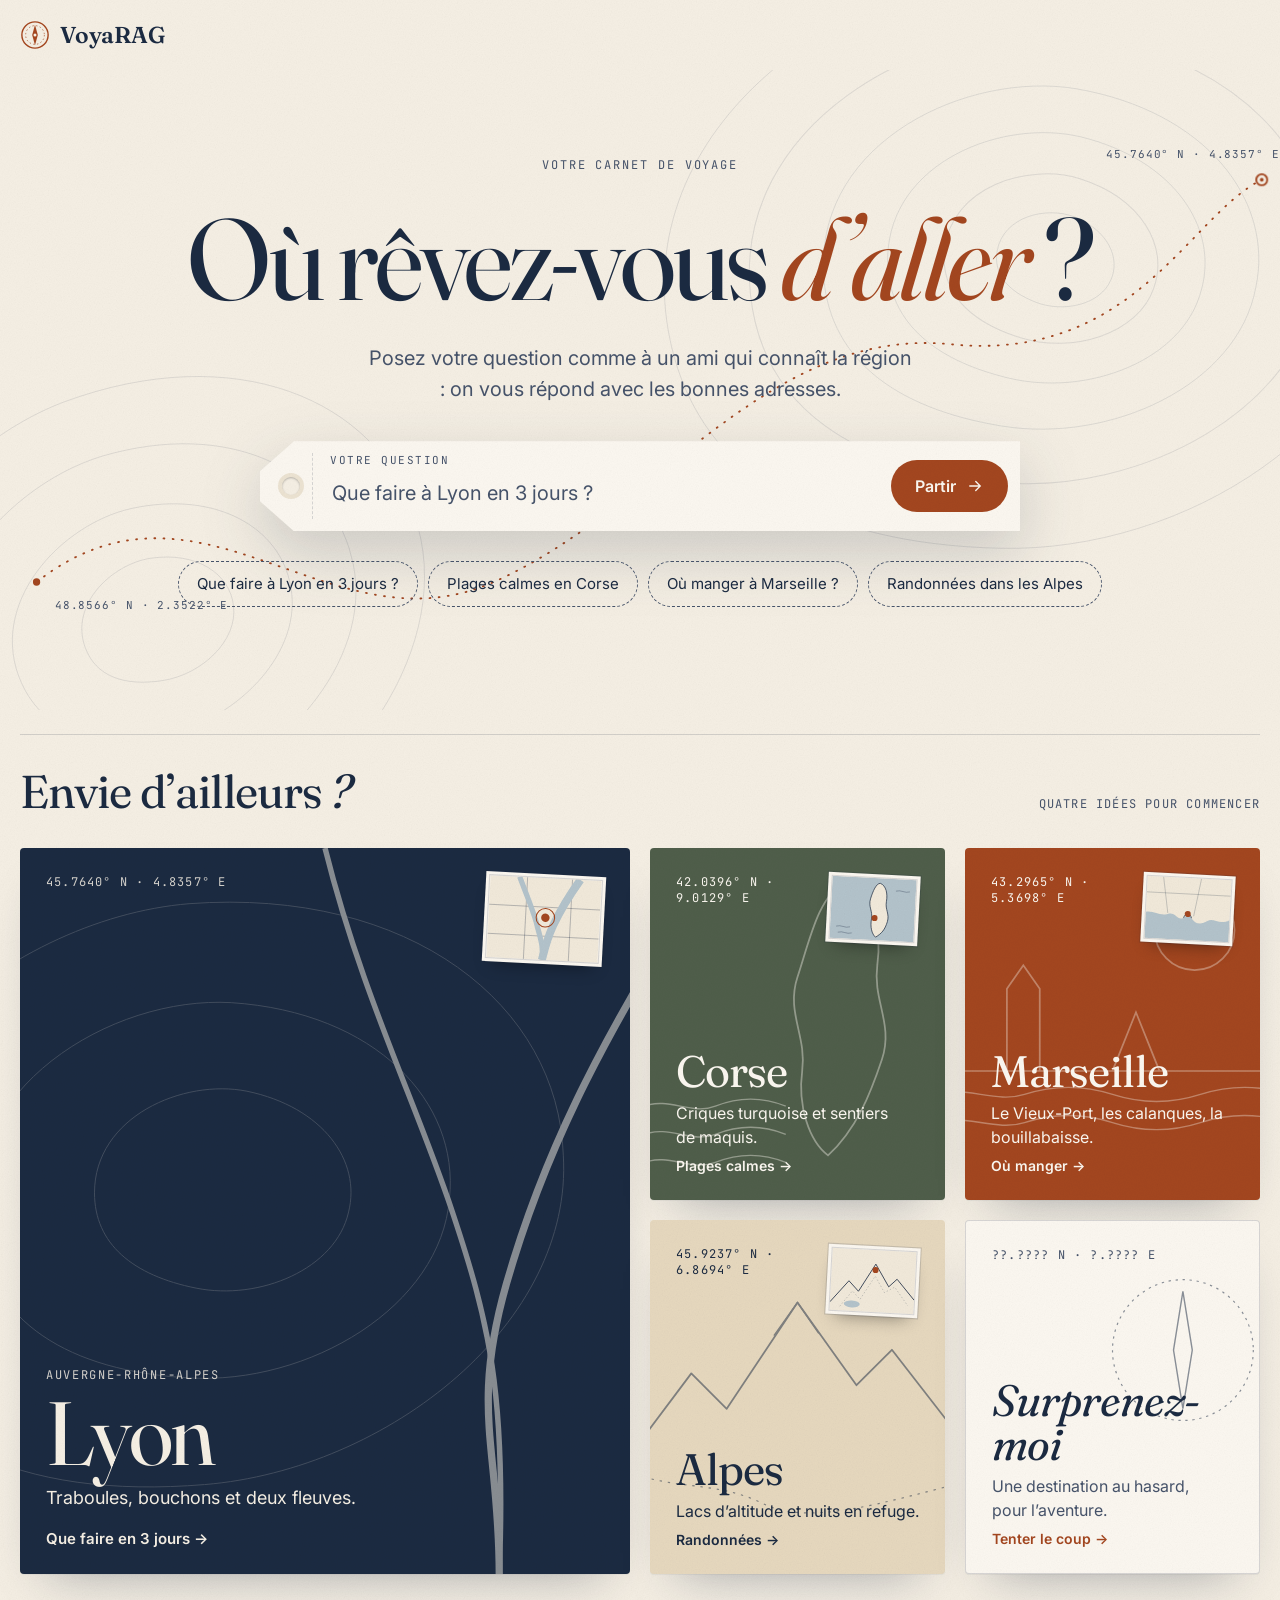
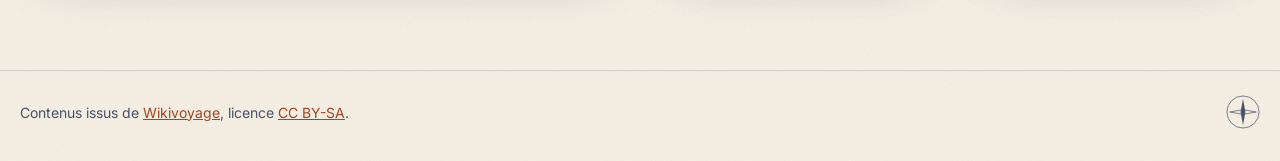
<file: frontend/index.html>
<!doctype html>
<html lang="fr">
<head>
<meta charset="utf-8">
<meta name="viewport" content="width=device-width, initial-scale=1">
<title>VoyaRAG — Accueil</title>
<link rel="preconnect" href="https://fonts.googleapis.com">
<link rel="preconnect" href="https://fonts.gstatic.com" crossorigin>
<link rel="stylesheet" href="https://fonts.googleapis.com/css2?family=Fraunces:ital,opsz,wght@0,9..144,300..700;1,9..144,300..700&amp;family=Inter:wght@400;500;600&amp;family=JetBrains+Mono:wght@400;500&amp;display=swap">
<link rel="stylesheet" href="css/style.css">
</head>
<body>
<div class="vr vr-home">

  <svg aria-hidden="true" style="position: absolute; inset: 0; width: 100%; height: 100%; pointer-events: none; opacity: var(--grain); mix-blend-mode: multiply; z-index: 5">
    <filter id="vr-grain"><feTurbulence type="fractalNoise" baseFrequency=".85" numOctaves="3" stitchTiles="stitch"></feTurbulence><feColorMatrix type="saturate" values="0"></feColorMatrix></filter>
    <rect width="100%" height="100%" filter="url(#vr-grain)"></rect>
  </svg>

  <header style="position: relative; z-index: 6; width: 100%; max-width: 1280px; margin: 0 auto; box-sizing: border-box; padding: 20px; display: flex; align-items: center; justify-content: space-between; gap: 16px">
    <a href="index.html" style="display: flex; align-items: center; gap: 10px; text-decoration: none; color: var(--ink)" aria-label="VoyaRAG, accueil">
      <svg width="30" height="30" viewBox="0 0 32 32" aria-hidden="true" style="color: var(--accent)"><circle cx="16" cy="16" r="14" fill="none" stroke="currentColor" stroke-width="1.5"></circle><circle cx="16" cy="16" r="10" fill="none" stroke="currentColor" stroke-width=".75" stroke-dasharray="1.5 2.5"></circle><path d="M16 5 L19 16 L16 27 L13 16 Z" fill="currentColor"></path><circle cx="16" cy="16" r="1.6" style="fill: var(--paper)"></circle></svg>
      <span class="vr-serif" style="font-size: 23px; font-weight: 600; letter-spacing: -.01em; color: var(--ink)">VoyaRAG</span>
    </a>
  </header>

  <main style="position: relative; z-index: 2; flex: 1 1 auto">
    <section aria-labelledby="vr-h1" style="position: relative; min-height: 640px; display: flex; align-items: center">
      <svg aria-hidden="true" viewBox="0 0 1440 700" preserveAspectRatio="xMidYMid slice" style="position: absolute; inset: 0; width: 100%; height: 100%; pointer-events: none">
        <g transform="translate(1180 210)" fill="none" style="stroke: var(--topo)" stroke-width="1">
          <path vector-effect="non-scaling-stroke" transform="scale(.32) rotate(10)" d="M-220 0C-220-120-80-180 20-160C140-135 200-50 180 30C160 120 40 170-60 150C-160 130-220 80-220 0Z"></path>
          <path vector-effect="non-scaling-stroke" transform="scale(.58) rotate(6)" d="M-220 0C-220-120-80-180 20-160C140-135 200-50 180 30C160 120 40 170-60 150C-160 130-220 80-220 0Z"></path>
          <path vector-effect="non-scaling-stroke" transform="scale(.86) rotate(2)" d="M-220 0C-220-120-80-180 20-160C140-135 200-50 180 30C160 120 40 170-60 150C-160 130-220 80-220 0Z"></path>
          <path vector-effect="non-scaling-stroke" transform="scale(1.18) rotate(-2)" d="M-220 0C-220-120-80-180 20-160C140-135 200-50 180 30C160 120 40 170-60 150C-160 130-220 80-220 0Z"></path>
          <path vector-effect="non-scaling-stroke" transform="scale(1.55) rotate(-6)" d="M-220 0C-220-120-80-180 20-160C140-135 200-50 180 30C160 120 40 170-60 150C-160 130-220 80-220 0Z"></path>
          <path vector-effect="non-scaling-stroke" transform="scale(1.98) rotate(-10)" d="M-220 0C-220-120-80-180 20-160C140-135 200-50 180 30C160 120 40 170-60 150C-160 130-220 80-220 0Z"></path>
        </g>
        <g transform="translate(200 600)" fill="none" style="stroke: var(--topo)" stroke-width="1">
          <path vector-effect="non-scaling-stroke" transform="scale(.42) rotate(-20)" d="M-220 0C-220-120-80-180 20-160C140-135 200-50 180 30C160 120 40 170-60 150C-160 130-220 80-220 0Z"></path>
          <path vector-effect="non-scaling-stroke" transform="scale(.78) rotate(-24)" d="M-220 0C-220-120-80-180 20-160C140-135 200-50 180 30C160 120 40 170-60 150C-160 130-220 80-220 0Z"></path>
          <path vector-effect="non-scaling-stroke" transform="scale(1.18) rotate(-28)" d="M-220 0C-220-120-80-180 20-160C140-135 200-50 180 30C160 120 40 170-60 150C-160 130-220 80-220 0Z"></path>
          <path vector-effect="non-scaling-stroke" transform="scale(1.62) rotate(-32)" d="M-220 0C-220-120-80-180 20-160C140-135 200-50 180 30C160 120 40 170-60 150C-160 130-220 80-220 0Z"></path>
        </g>
        <defs>
          <mask id="vr-fp" maskUnits="userSpaceOnUse" x="0" y="0" width="1440" height="700">
            <path class="vr-draw" pathLength="1" d="M60 560C240 420 380 640 560 560S860 280 1060 300 1320 160 1400 120" fill="none" stroke="#fff" stroke-width="10"></path>
          </mask>
        </defs>
        <path d="M60 560C240 420 380 640 560 560S860 280 1060 300 1320 160 1400 120" fill="none" style="stroke: var(--accent)" stroke-width="2" stroke-linecap="round" stroke-dasharray="1 9" mask="url(#vr-fp)"></path>
        <circle cx="60" cy="560" r="4" style="fill: var(--accent)"></circle>
        <g class="vr-dot"><circle cx="1400" cy="120" r="6" style="fill: var(--paper); stroke: var(--accent)" stroke-width="2"></circle><circle cx="1400" cy="120" r="2" style="fill: var(--accent)"></circle></g>
        <text x="80" y="590" class="vr-mono" style="fill: var(--ink2); font-size: 12px; letter-spacing: .08em">48.8566° N · 2.3522° E</text>
        <text x="1230" y="96" class="vr-mono vr-dot" style="fill: var(--ink2); font-size: 12px; letter-spacing: .08em">45.7640° N · 4.8357° E</text>
      </svg>

      <div style="position: relative; width: 100%; max-width: 980px; margin: 0 auto; box-sizing: border-box; padding: 56px 20px 72px; display: flex; flex-direction: column; align-items: center; gap: 30px; text-align: center">
        <p class="vr-mono vr-rise" style="margin: 0; font-size: 12px; letter-spacing: .16em; text-transform: uppercase; color: var(--ink2)">Votre carnet de voyage</p>
        <h1 id="vr-h1" class="vr-serif vr-rise" style="margin: 0; font-size: clamp(48px, 9vw, 120px); line-height: .96; font-weight: 400; letter-spacing: -.03em; animation-delay: .08s">Où rêvez-vous <span style="font-style: italic; color: var(--accent)">d’aller</span>&nbsp;?</h1>
        <p class="vr-rise" style="margin: 0; font-size: clamp(17px, 2vw, 20px); line-height: 1.55; color: var(--ink2); max-width: 34rem; animation-delay: .16s">Posez votre question comme à un ami qui connaît la région : on vous répond avec les bonnes adresses.</p>

        <form id="vr-ask-form" role="search" action="chat.html" method="get" class="vr-rise" style="position: relative; width: 100%; max-width: 760px; margin-top: 6px; animation-delay: .24s">
          <div style="filter: drop-shadow(0 22px 30px rgba(27,42,65,.18))">
            <div class="vr-tag" style="position: relative; background: var(--card); padding: 12px 12px 12px 62px; display: flex; flex-wrap: wrap; align-items: center; gap: 10px; text-align: left">
              <span class="vr-hole" aria-hidden="true" style="left: 22px; width: 18px; height: 18px; margin-top: -9px"></span>
              <span aria-hidden="true" style="position: absolute; left: 52px; top: 12px; bottom: 12px; border-left: 1px dashed var(--line)"></span>
              <div style="flex: 1 1 260px; min-width: 0; display: flex; flex-direction: column; padding-left: 8px">
                <label for="vr-ask" class="vr-mono" style="font-size: 11px; letter-spacing: .14em; text-transform: uppercase; color: var(--ink2)">Votre question</label>
                <input id="vr-ask" name="q" class="vr-input" type="search" placeholder="Que faire à Lyon en 3 jours ?" autocomplete="off">
              </div>
              <button type="submit" class="vr-btn" style="flex: 0 0 auto">Partir
                <svg width="18" height="18" viewBox="0 0 24 24" fill="none" stroke="currentColor" stroke-width="1.8" stroke-linecap="round" aria-hidden="true"><path d="M5 12h14M13 6l6 6-6 6"></path></svg>
              </button>
            </div>
          </div>
        </form>

        <ul aria-label="Idées de questions" class="vr-rise" style="list-style: none; margin: 0; padding: 0; display: flex; flex-wrap: wrap; justify-content: center; gap: 10px; animation-delay: .32s">
          <li><a class="vr-chip" href="chat.html?q=Que%20faire%20%C3%A0%20Lyon%20en%203%20jours%20%3F">Que faire à Lyon en 3 jours ?</a></li>
          <li><a class="vr-chip" href="chat.html?q=Plages%20calmes%20en%20Corse">Plages calmes en Corse</a></li>
          <li><a class="vr-chip" href="chat.html?q=O%C3%B9%20manger%20%C3%A0%20Marseille%20%3F">Où manger à Marseille ?</a></li>
          <li><a class="vr-chip" href="chat.html?q=Randonn%C3%A9es%20dans%20les%20Alpes">Randonnées dans les Alpes</a></li>
        </ul>
      </div>
    </section>

    <section aria-labelledby="vr-h2" style="width: 100%; max-width: 1280px; margin: 0 auto; box-sizing: border-box; padding: 24px 20px 96px; display: flex; flex-direction: column; gap: 28px">
      <div style="display: flex; flex-wrap: wrap; align-items: baseline; justify-content: space-between; gap: 8px 24px; border-top: 1px solid var(--line); padding-top: 28px">
        <h2 id="vr-h2" class="vr-serif" style="margin: 0; font-size: clamp(30px, 4vw, 46px); font-weight: 400; letter-spacing: -.02em">Envie d’ailleurs <span style="font-style: italic">?</span></h2>
        <span class="vr-mono" style="font-size: 12px; letter-spacing: .1em; color: var(--ink2)">QUATRE IDÉES POUR COMMENCER</span>
      </div>

      <div class="vr-cards">
        <a class="vr-card vr-card-big" href="chat.html?q=Que%20faire%20%C3%A0%20Lyon%20en%203%20jours%20%3F" style="background: var(--ink); color: var(--paper)">
          <svg aria-hidden="true" viewBox="0 0 400 400" preserveAspectRatio="xMidYMid slice" style="position: absolute; inset: 0; width: 100%; height: 100%; opacity: .5">
            <g fill="none" stroke="currentColor" stroke-width="1" opacity=".35" transform="translate(150 190)">
              <path vector-effect="non-scaling-stroke" transform="scale(.35)" d="M-220 0C-220-120-80-180 20-160C140-135 200-50 180 30C160 120 40 170-60 150C-160 130-220 80-220 0Z"></path>
              <path vector-effect="non-scaling-stroke" transform="scale(.65) rotate(-8)" d="M-220 0C-220-120-80-180 20-160C140-135 200-50 180 30C160 120 40 170-60 150C-160 130-220 80-220 0Z"></path>
              <path vector-effect="non-scaling-stroke" transform="scale(1) rotate(-16)" d="M-220 0C-220-120-80-180 20-160C140-135 200-50 180 30C160 120 40 170-60 150C-160 130-220 80-220 0Z"></path>
            </g>
            <path d="M200 0C220 80 250 140 270 200S300 300 296 400" fill="none" stroke="currentColor" stroke-width="3"></path>
            <path d="M400 30C350 110 320 170 300 240S296 330 296 400" fill="none" stroke="currentColor" stroke-width="4"></path>
          </svg>
          <div style="position: relative; display: flex; justify-content: space-between; align-items: flex-start; gap: 12px">
            <span class="vr-mono" style="font-size: 12px; letter-spacing: .1em; opacity: .85">45.7640° N · 4.8357° E</span>
            <span class="vr-vig" aria-hidden="true"><svg width="112" height="82" viewBox="0 0 84 62"><rect width="84" height="62" style="fill: var(--map-land)"></rect><path d="M0 22H84M0 44H84M28 0V62M62 0V62" fill="none" style="stroke: var(--map-road)" stroke-width=".6"></path><path d="M22 0C28 14 34 26 37 36S43 52 42 62" fill="none" style="stroke: var(--map-water)" stroke-width="4"></path><path d="M68 0C59 14 53 26 49 36S44 52 42 62" fill="none" style="stroke: var(--map-water)" stroke-width="6"></path><circle cx="43" cy="30" r="7" fill="none" style="stroke: var(--map-pin)" stroke-width=".8"></circle><circle cx="43" cy="30" r="3.2" style="fill: var(--map-pin)"></circle></svg></span>
          </div>
          <div style="position: relative; display: flex; flex-direction: column; gap: 10px">
            <span class="vr-mono" style="font-size: 12px; letter-spacing: .14em; text-transform: uppercase; opacity: .85">Auvergne-Rhône-Alpes</span>
            <h3 class="vr-serif" style="margin: 0; font-size: clamp(56px, 7vw, 96px); font-weight: 400; line-height: .9; letter-spacing: -.03em">Lyon</h3>
            <p style="margin: 0; font-size: 18px; line-height: 1.5; max-width: 24rem">Traboules, bouchons et deux fleuves.</p>
            <span class="vr-go" style="margin-top: 8px; font-size: 15px; font-weight: 600">Que faire en 3 jours →</span>
          </div>
        </a>

        <a class="vr-card" href="chat.html?q=Plages%20calmes%20en%20Corse" style="background: var(--sage); color: var(--card); animation-delay: .1s">
          <svg aria-hidden="true" viewBox="0 0 300 300" preserveAspectRatio="xMidYMid slice" style="position: absolute; inset: 0; width: 100%; height: 100%; opacity: .4">
            <path d="M190 30C215 40 222 70 218 100S232 150 222 180 200 240 176 262C160 250 150 220 154 190S140 140 150 110 168 40 190 30Z" fill="none" stroke="currentColor" stroke-width="1.5"></path>
            <path d="M20 220c20-8 40 8 60 0s40-8 60 0M20 244c20-8 40 8 60 0s40-8 60 0M20 268c20-8 40 8 60 0s40-8 60 0" fill="none" stroke="currentColor" stroke-width="1.2"></path>
          </svg>
          <div style="position: relative; display: flex; justify-content: space-between; align-items: flex-start; gap: 10px">
            <span class="vr-mono" style="font-size: 12px; letter-spacing: .1em">42.0396° N · 9.0129° E</span>
            <span class="vr-vig" aria-hidden="true"><svg width="84" height="62" viewBox="0 0 84 62"><rect width="84" height="62" style="fill: var(--map-water)"></rect><path d="M6 50c5-2 9 2 14 0M8 56c5-2 9 2 14 0M64 12c5-2 9 2 14 0" fill="none" style="stroke: var(--map-ink)" stroke-width=".6" opacity=".5"></path><path d="M48 5C54 7 56 15 55 23S59 35 57 43 52 55 46 59C42 56 40 49 41 41S37 29 39 21 44 5 48 5Z" style="fill: var(--map-land); stroke: var(--map-ink)" stroke-width=".7"></path><circle cx="44" cy="40" r="3" style="fill: var(--map-pin)"></circle></svg></span>
          </div>
          <div style="position: relative; display: flex; flex-direction: column; gap: 8px">
            <h3 class="vr-serif" style="margin: 0; font-size: 44px; font-weight: 400; line-height: 1; letter-spacing: -.02em">Corse</h3>
            <p style="margin: 0; font-size: 16px; line-height: 1.5">Criques turquoise et sentiers de maquis.</p>
            <span class="vr-go" style="font-size: 14px; font-weight: 600">Plages calmes →</span>
          </div>
        </a>

        <a class="vr-card" href="chat.html?q=O%C3%B9%20manger%20%C3%A0%20Marseille%20%3F" style="background: var(--accent); color: var(--accent-ink); animation-delay: .18s">
          <svg aria-hidden="true" viewBox="0 0 300 300" preserveAspectRatio="xMidYMid slice" style="position: absolute; inset: 0; width: 100%; height: 100%; opacity: .35">
            <circle cx="220" cy="70" r="34" fill="none" stroke="currentColor" stroke-width="1.5"></circle>
            <path d="M0 190h300M0 210c25-8 50 8 75 0s50-8 75 0 50 8 75 0 50-8 75 0M0 234c25-8 50 8 75 0s50-8 75 0 50 8 75 0 50-8 75 0" fill="none" stroke="currentColor" stroke-width="1.2"></path>
            <path d="M60 190V120l14-20 14 20v70M150 190l20-50 20 50" fill="none" stroke="currentColor" stroke-width="1.5"></path>
          </svg>
          <div style="position: relative; display: flex; justify-content: space-between; align-items: flex-start; gap: 10px">
            <span class="vr-mono" style="font-size: 12px; letter-spacing: .1em">43.2965° N · 5.3698° E</span>
            <span class="vr-vig" aria-hidden="true"><svg width="84" height="62" viewBox="0 0 84 62"><rect width="84" height="62" style="fill: var(--map-land)"></rect><path d="M16 0L22 36M54 0L48 38M0 16H84" fill="none" style="stroke: var(--map-road)" stroke-width=".6"></path><path d="M0 36C8 34 14 40 22 37S32 44 38 40 42 34 46 40 56 46 62 42 74 46 84 40V62H0Z" style="fill: var(--map-water)"></path><path d="M38 40C40 34 44 34 46 40" fill="none" style="stroke: var(--map-ink)" stroke-width=".7"></path><circle cx="42" cy="36" r="3" style="fill: var(--map-pin)"></circle></svg></span>
          </div>
          <div style="position: relative; display: flex; flex-direction: column; gap: 8px">
            <h3 class="vr-serif" style="margin: 0; font-size: 44px; font-weight: 400; line-height: 1; letter-spacing: -.02em">Marseille</h3>
            <p style="margin: 0; font-size: 16px; line-height: 1.5">Le Vieux-Port, les calanques, la bouillabaisse.</p>
            <span class="vr-go" style="font-size: 14px; font-weight: 600">Où manger →</span>
          </div>
        </a>

        <a class="vr-card" href="chat.html?q=Randonn%C3%A9es%20dans%20les%20Alpes" style="background: var(--sand); color: var(--ink); animation-delay: .26s">
          <svg aria-hidden="true" viewBox="0 0 300 300" preserveAspectRatio="xMidYMid slice" style="position: absolute; inset: 0; width: 100%; height: 100%; opacity: .5">
            <path d="M0 210L60 130 90 160 150 70 200 140 230 110 300 200" fill="none" stroke="currentColor" stroke-width="1.5" stroke-linejoin="round"></path>
            <path d="M130 98l20-28 18 26" fill="none" stroke="currentColor" stroke-width="1.2"></path>
            <path d="M0 210c40 20 80 10 120 30s100 0 180-20" fill="none" stroke="currentColor" stroke-width="1" stroke-dasharray="2 5"></path>
          </svg>
          <div style="position: relative; display: flex; justify-content: space-between; align-items: flex-start; gap: 10px">
            <span class="vr-mono" style="font-size: 12px; letter-spacing: .1em">45.9237° N · 6.8694° E</span>
            <span class="vr-vig" aria-hidden="true"><svg width="84" height="62" viewBox="0 0 84 62"><rect width="84" height="62" style="fill: var(--map-land)"></rect><path d="M0 54L18 32 28 42 44 14 58 36 66 28 84 48" fill="none" style="stroke: var(--map-ink)" stroke-width=".8" stroke-linejoin="round"></path><path d="M10 58L22 42 30 50 44 26 54 42 64 36 78 54" fill="none" style="stroke: var(--map-road)" stroke-width=".6" stroke-dasharray="1.5 2"></path><ellipse cx="22" cy="55" rx="8" ry="3.5" style="fill: var(--map-water)"></ellipse><circle cx="44" cy="20" r="3" style="fill: var(--map-pin)"></circle></svg></span>
          </div>
          <div style="position: relative; display: flex; flex-direction: column; gap: 8px">
            <h3 class="vr-serif" style="margin: 0; font-size: 44px; font-weight: 400; line-height: 1; letter-spacing: -.02em">Alpes</h3>
            <p style="margin: 0; font-size: 16px; line-height: 1.5">Lacs d’altitude et nuits en refuge.</p>
            <span class="vr-go" style="font-size: 14px; font-weight: 600">Randonnées →</span>
          </div>
        </a>

        <a id="vr-surprise" class="vr-card" href="chat.html?q=Que%20faire%20%C3%A0%20Lyon%20en%203%20jours%20%3F" style="background: var(--card); color: var(--ink); border: 1px solid var(--line); animation-delay: .34s">
          <svg aria-hidden="true" viewBox="0 0 300 300" preserveAspectRatio="xMidYMid slice" style="position: absolute; inset: 0; width: 100%; height: 100%; opacity: .5">
            <circle cx="210" cy="110" r="60" fill="none" stroke="currentColor" stroke-width="1" stroke-dasharray="2 4"></circle>
            <path d="M210 60l8 50-8 50-8-50z" fill="none" stroke="currentColor" stroke-width="1.2"></path>
          </svg>
          <span class="vr-mono" style="position: relative; font-size: 12px; letter-spacing: .1em; color: var(--ink2)">??.???? N · ?.???? E</span>
          <div style="position: relative; display: flex; flex-direction: column; gap: 8px">
            <h3 class="vr-serif" style="margin: 0; font-size: 44px; font-weight: 400; font-style: italic; line-height: 1; letter-spacing: -.02em">Surprenez-moi</h3>
            <p style="margin: 0; font-size: 16px; line-height: 1.5; color: var(--ink2)">Une destination au hasard, pour l’aventure.</p>
            <span class="vr-go" style="font-size: 14px; font-weight: 600; color: var(--accent)">Tenter le coup →</span>
          </div>
        </a>
      </div>
    </section>
  </main>

  <footer style="position: relative; z-index: 2; border-top: 1px solid var(--line)">
    <div style="max-width: 1280px; margin: 0 auto; padding: 24px 20px 32px; display: flex; flex-wrap: wrap; align-items: center; justify-content: space-between; gap: 12px">
      <p style="margin: 0; font-size: 14px; color: var(--ink2)">Contenus issus de <a href="https://fr.wikivoyage.org">Wikivoyage</a>, licence <a href="https://creativecommons.org/licenses/by-sa/4.0/deed.fr">CC BY-SA</a>.</p>
      <svg width="34" height="34" viewBox="0 0 72 72" fill="none" aria-hidden="true" style="color: var(--ink2)"><circle cx="36" cy="36" r="34" stroke="currentColor" stroke-width="1.5"></circle><path d="M36 8L41 36 36 64 31 36Z" fill="currentColor"></path><path d="M8 36L36 31 64 36 36 41Z" stroke="currentColor" stroke-width="1.5"></path></svg>
    </div>
  </footer>
</div>
<script src="js/home.js"></script>
</body>
</html>
</file>
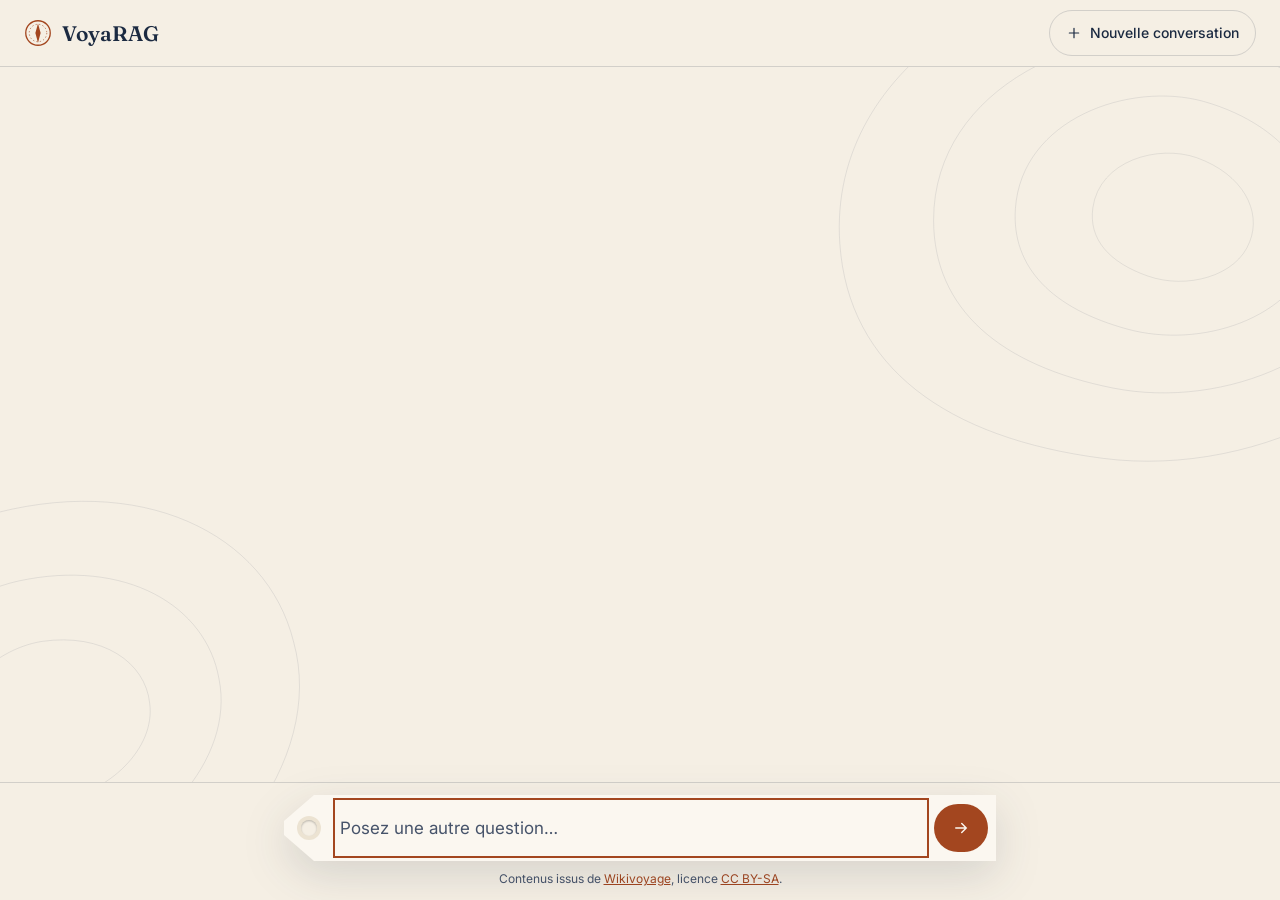
<file: frontend/chat.html>
<!doctype html>
<html lang="fr">
<head>
<meta charset="utf-8">
<meta name="viewport" content="width=device-width, initial-scale=1">
<title>VoyaRAG — Conversation</title>
<link rel="preconnect" href="https://fonts.googleapis.com">
<link rel="preconnect" href="https://fonts.gstatic.com" crossorigin>
<link rel="stylesheet" href="https://fonts.googleapis.com/css2?family=Fraunces:ital,opsz,wght@0,9..144,300..700;1,9..144,300..700&amp;family=Inter:wght@400;500;600&amp;family=JetBrains+Mono:wght@400;500&amp;display=swap">
<link rel="stylesheet" href="css/style.css">
</head>
<body>
<div class="vr vr-shell">
  <svg aria-hidden="true" viewBox="0 0 1440 900" preserveAspectRatio="xMidYMid slice" style="position: absolute; inset: 0; width: 100%; height: 100%; pointer-events: none">
    <g transform="translate(1260 220)" fill="none" style="stroke: var(--topo)" stroke-width="1">
      <path vector-effect="non-scaling-stroke" transform="scale(.4) rotate(8)" d="M-220 0C-220-120-80-180 20-160C140-135 200-50 180 30C160 120 40 170-60 150C-160 130-220 80-220 0Z"></path>
      <path vector-effect="non-scaling-stroke" transform="scale(.75) rotate(4)" d="M-220 0C-220-120-80-180 20-160C140-135 200-50 180 30C160 120 40 170-60 150C-160 130-220 80-220 0Z"></path>
      <path vector-effect="non-scaling-stroke" transform="scale(1.12)" d="M-220 0C-220-120-80-180 20-160C140-135 200-50 180 30C160 120 40 170-60 150C-160 130-220 80-220 0Z"></path>
      <path vector-effect="non-scaling-stroke" transform="scale(1.55) rotate(-4)" d="M-220 0C-220-120-80-180 20-160C140-135 200-50 180 30C160 120 40 170-60 150C-160 130-220 80-220 0Z"></path>
    </g>
    <g transform="translate(140 720)" fill="none" style="stroke: var(--topo)" stroke-width="1">
      <path vector-effect="non-scaling-stroke" transform="scale(.5) rotate(-20)" d="M-220 0C-220-120-80-180 20-160C140-135 200-50 180 30C160 120 40 170-60 150C-160 130-220 80-220 0Z"></path>
      <path vector-effect="non-scaling-stroke" transform="scale(.9) rotate(-24)" d="M-220 0C-220-120-80-180 20-160C140-135 200-50 180 30C160 120 40 170-60 150C-160 130-220 80-220 0Z"></path>
      <path vector-effect="non-scaling-stroke" transform="scale(1.35) rotate(-28)" d="M-220 0C-220-120-80-180 20-160C140-135 200-50 180 30C160 120 40 170-60 150C-160 130-220 80-220 0Z"></path>
    </g>
  </svg>

  <header style="position: relative; z-index: 3; flex: none; display: flex; align-items: center; justify-content: space-between; gap: 12px; padding: 10px clamp(12px, 2.4vw, 24px); border-bottom: 1px solid var(--line); background: var(--paper)">
    <a href="index.html" aria-label="VoyaRAG, retour à l’accueil" style="display: flex; align-items: center; gap: 10px; text-decoration: none; color: var(--ink)">
      <svg width="28" height="28" viewBox="0 0 32 32" aria-hidden="true" style="color: var(--accent)"><circle cx="16" cy="16" r="14" fill="none" stroke="currentColor" stroke-width="1.5"></circle><circle cx="16" cy="16" r="10" fill="none" stroke="currentColor" stroke-width=".75" stroke-dasharray="1.5 2.5"></circle><path d="M16 5 L19 16 L16 27 L13 16 Z" fill="currentColor"></path></svg>
      <span class="vr-serif" style="font-size: 21px; font-weight: 600; color: var(--ink)">VoyaRAG</span>
    </a>
    <div style="display: flex; gap: 10px; align-items: center">
      <span id="vr-demo" class="vr-badge" hidden title="Réponses d’exemple : l’API n’est pas encore branchée">Mode démo</span>
      <a class="vr-ghost" href="index.html"><svg width="16" height="16" viewBox="0 0 24 24" fill="none" stroke="currentColor" stroke-width="1.8" stroke-linecap="round" aria-hidden="true"><path d="M12 5v14M5 12h14"></path></svg><span class="vr-ghost-label">Nouvelle conversation</span></a>
    </div>
  </header>

  <main id="vr-thread" class="vr-thread" aria-label="Conversation" style="position: relative; z-index: 1">
    <div id="vr-messages" class="vr-col" aria-live="polite" style="padding-top: 28px; padding-bottom: 28px; display: flex; flex-direction: column; gap: 26px"></div>
  </main>

  <footer style="position: relative; z-index: 3; flex: none; background: var(--paper); border-top: 1px solid var(--line)">
    <div class="vr-col" style="padding-top: 12px; padding-bottom: 14px; display: flex; flex-direction: column; gap: 10px">
      <div id="vr-suggest" class="vr-suggest vr-scroll"></div>
      <form id="vr-follow-form" style="filter: drop-shadow(0 14px 22px rgba(27,42,65,.14))">
        <div class="vr-tag" style="position: relative; background: var(--card); padding: 8px 8px 8px 54px; display: flex; align-items: center; gap: 10px">
          <span class="vr-hole" aria-hidden="true" style="left: 17px; width: 16px; height: 16px; margin-top: -8px"></span>
          <label for="vr-follow" class="vr-sr">Votre message</label>
          <input id="vr-follow" class="vr-input" type="text" placeholder="Posez une autre question…" autocomplete="off">
          <button id="vr-send" type="submit" class="vr-btn" aria-label="Envoyer" style="padding: 0 18px"><svg width="18" height="18" viewBox="0 0 24 24" fill="none" stroke="currentColor" stroke-width="1.9" stroke-linecap="round" aria-hidden="true"><path d="M5 12h14M13 6l6 6-6 6"></path></svg></button>
        </div>
      </form>
      <p style="margin: 0; font-size: 12px; color: var(--ink2); text-align: center">Contenus issus de <a href="https://fr.wikivoyage.org">Wikivoyage</a>, licence <a href="https://creativecommons.org/licenses/by-sa/4.0/deed.fr">CC BY-SA</a>.</p>
    </div>
  </footer>
</div>
<script src="js/mock.js"></script>
<script src="js/api.js"></script>
<script src="js/chat.js"></script>
</body>
</html>
</file>
<file: frontend/css/style.css>
body{margin:0}
.vr{--paper:#F5EFE4;--paper2:#ECE3D2;--card:#FBF7F0;--ink:#1B2A41;--ink2:#46536A;--line:rgba(27,42,65,.16);--accent:#A3461F;--accent-ink:#FBF7F0;--stamp:#A3461F;--sage:#4F5E4A;--sand:#E6D8BE;--topo:rgba(27,42,65,.09);--skel:rgba(27,42,65,.09);--grain:.08;--shadow:0 1px 0 rgba(27,42,65,.05),0 24px 48px -28px rgba(27,42,65,.4);--map-water:#B3C3CB;--map-land:#F1E9DA;--map-road:rgba(27,42,65,.35);--map-ink:#1B2A41;--map-pin:#A3461F}
.vr{font-family:'Inter',system-ui,-apple-system,sans-serif;color:var(--ink);background:var(--paper);-webkit-font-smoothing:antialiased}
.vr-serif{font-family:'Fraunces',Georgia,'Times New Roman',serif;font-optical-sizing:auto}
.vr-mono{font-family:'JetBrains Mono',ui-monospace,Menlo,monospace}
.vr a{color:var(--accent)} .vr a:hover{color:var(--ink)}
.vr p,.vr h1,.vr h2,.vr h3{text-wrap:pretty}
.vr a:focus-visible,.vr button:focus-visible,.vr input:focus-visible{outline:2px solid var(--accent);outline-offset:3px}
.vr-sr{position:absolute;width:1px;height:1px;overflow:hidden;clip:rect(0 0 0 0)}

.vr-btn{display:inline-flex;align-items:center;justify-content:center;gap:10px;min-height:48px;padding:0 20px;border:0;border-radius:999px;background:var(--accent);color:var(--accent-ink)!important;font:600 15px/1 'Inter',system-ui,sans-serif;text-decoration:none;cursor:pointer;transition:transform .25s cubic-bezier(.2,.7,.1,1),box-shadow .25s}
.vr-btn:hover{transform:translateY(-2px);box-shadow:0 10px 24px -12px var(--accent)}
.vr-btn:disabled{opacity:.55;cursor:default;transform:none;box-shadow:none}
.vr-ghost{display:inline-flex;align-items:center;gap:8px;min-height:44px;padding:0 16px;border:1px solid var(--line);border-radius:999px;background:transparent;color:var(--ink)!important;font:500 14px/1 'Inter',system-ui,sans-serif;text-decoration:none;cursor:pointer;transition:border-color .2s,background .2s}
.vr-ghost:hover{border-color:var(--ink);background:var(--card)}
.vr-chip{display:inline-flex;align-items:center;gap:8px;min-height:44px;padding:0 16px;border:1px dashed var(--ink2);border-radius:999px;background:transparent;color:var(--ink)!important;font:400 14px/1.2 'Inter',system-ui,sans-serif;text-decoration:none;cursor:pointer;transition:background .2s,border-color .2s}
.vr-chip:hover{background:var(--card);border-style:solid;border-color:var(--ink)}
.vr-input{flex:1 1 auto;min-width:0;min-height:48px;border:0;background:transparent;color:var(--ink);font:400 17px/1.3 'Inter',system-ui,sans-serif}
.vr-input::placeholder{color:var(--ink2)}
.vr-input:focus{outline:none}
.vr-tag{clip-path:polygon(30px 0,100% 0,100% 100%,30px 100%,0 calc(100% - 26px),0 26px)}
.vr-hole{position:absolute;top:50%;border-radius:50%;background:var(--paper);box-shadow:0 0 0 4px var(--paper2),inset 0 1px 2px rgba(0,0,0,.25)}
.vr-stamp{display:inline-flex;align-items:center;gap:6px;padding:7px 10px;border:1.5px solid var(--stamp);outline:1px solid var(--stamp);outline-offset:-5px;border-radius:3px;color:var(--stamp)!important;font:500 10.5px/1 'JetBrains Mono',ui-monospace,monospace;letter-spacing:.1em;text-transform:uppercase;text-decoration:none;white-space:nowrap;transform:rotate(-3deg);transition:transform .2s;animation:vrPress .6s cubic-bezier(.3,1.5,.5,1) .5s both}
.vr-stamp:hover{transform:rotate(0) scale(1.05)}
.vr-badge{padding:5px 8px;border:1px dashed var(--ink2);border-radius:3px;color:var(--ink2);font:500 10.5px/1 'JetBrains Mono',ui-monospace,monospace;letter-spacing:.12em;text-transform:uppercase}

@keyframes vrPress{0%{opacity:0;transform:scale(1.7) rotate(-9deg)}55%{opacity:1;transform:scale(.93) rotate(-3deg)}100%{opacity:1;transform:scale(1) rotate(-3deg)}}
@keyframes vrRise{from{opacity:0;transform:translateY(12px)}to{opacity:1;transform:none}}
@keyframes vrRiseBig{from{opacity:0;transform:translateY(22px)}to{opacity:1;transform:none}}
@keyframes vrPulse{0%,100%{opacity:.5}50%{opacity:1}}
@keyframes vrNeedle{0%,100%{transform:rotate(-30deg)}50%{transform:rotate(34deg)}}
@keyframes vrDraw{to{stroke-dashoffset:0}}
@keyframes vrFade{from{opacity:0}to{opacity:1}}

.vr-home{position:relative;overflow:hidden;min-height:100vh;display:flex;flex-direction:column;--topo:rgba(27,42,65,.11)}
.vr-home .vr-btn{min-height:52px;padding:0 24px;font-size:16px}
.vr-home .vr-chip{padding:0 18px;font-size:15px}
.vr-home .vr-input{flex:none;width:100%;min-height:52px;font-size:20px}
.vr-home .vr-tag{clip-path:polygon(34px 0,100% 0,100% 100%,34px 100%,0 calc(100% - 30px),0 30px)}
.vr-home .vr-rise{animation:vrRiseBig .9s cubic-bezier(.2,.7,.1,1) both}
.vr-card{display:flex;flex-direction:column;justify-content:space-between;gap:24px;min-height:300px;padding:26px;border-radius:4px;text-decoration:none;position:relative;overflow:hidden;box-shadow:var(--shadow);transition:transform .45s cubic-bezier(.2,.7,.1,1),box-shadow .45s;animation:vrRiseBig .9s cubic-bezier(.2,.7,.1,1) both}
.vr-card:hover{transform:translateY(-6px) rotate(-.4deg)}
.vr-card:hover .vr-go{transform:translateX(4px)}
.vr-go{transition:transform .3s}
.vr-draw{stroke-dasharray:1;stroke-dashoffset:1;animation:vrDraw 3.6s cubic-bezier(.55,.05,.25,1) .3s forwards}
.vr-dot{opacity:0;animation:vrFade .6s ease 3.2s forwards}
.vr-vig{flex:none;display:inline-flex;padding:4px;background:var(--card);box-shadow:0 0 0 1px var(--line),0 10px 18px -10px rgba(0,0,0,.45);transform:rotate(3deg);transition:transform .45s cubic-bezier(.2,.7,.1,1)}
.vr-vig svg{display:block;outline:1px solid var(--line)}
.vr-card:hover .vr-vig{transform:rotate(0) scale(1.04)}
.vr-cards{display:grid;grid-template-columns:repeat(auto-fit,minmax(min(250px,100%),1fr));gap:20px}
@media (min-width:960px){.vr-cards{grid-template-columns:repeat(4,minmax(0,1fr))}.vr-card-big{grid-column:span 2;grid-row:span 2;min-height:520px}}

.vr-shell{height:100vh;height:100dvh;display:flex;flex-direction:column;overflow:hidden;position:relative}
.vr-thread{flex:1 1 auto;min-height:0;overflow-y:auto}
.vr-col{width:100%;max-width:760px;margin:0 auto;box-sizing:border-box;padding-left:clamp(12px,3vw,24px);padding-right:clamp(12px,3vw,24px)}
.vr-msg{animation:vrRise .6s cubic-bezier(.2,.7,.1,1) both}
.vr-user{align-self:flex-end;max-width:82%;background:var(--ink);color:var(--paper);padding:12px 18px;border-radius:18px 18px 4px 18px;font-size:16px;line-height:1.5;overflow-wrap:anywhere}
.vr-bot{display:flex;gap:14px;align-items:flex-start}
.vr-avatar{flex:none;width:34px;height:34px;border-radius:50%;background:var(--card);box-shadow:0 0 0 1px var(--line);display:flex;align-items:center;justify-content:center;color:var(--accent)}
.vr-body{flex:1 1 auto;min-width:0;display:flex;flex-direction:column;gap:14px;font-size:16.5px;line-height:1.7}
.vr-body p{margin:0}
.vr-body ul.vr-list{margin:0;padding-left:20px;display:flex;flex-direction:column;gap:6px}
.vr-loading .vr-avatar path{transform-box:view-box;transform-origin:16px 16px;animation:vrNeedle 2.2s ease-in-out infinite}
.vr-skel{height:13px;background:var(--skel);border-radius:3px;animation:vrPulse 1.6s ease-in-out infinite}
.vr-title{margin:0;font-size:24px;font-weight:400;line-height:1.2}
.vr-muted{color:var(--ink2);font-size:16px;line-height:1.65}
.vr-crumbs{display:flex;flex-wrap:wrap;align-items:center;margin:-4px 0 -8px -6px}
.vr-crumbs .vr-sep{color:var(--ink2);font-size:12px}
.vr-crumb{min-height:36px;padding:0 6px;border:0;border-radius:4px;background:transparent;color:var(--ink2);font:500 12.5px/1 'Inter',system-ui,sans-serif;cursor:pointer}
.vr-crumb:hover{background:var(--paper2)}
.vr-crumb[aria-current="location"]{color:var(--accent);font-weight:600}
.vr-sheet{background:var(--card);box-shadow:var(--shadow);border-radius:4px}
.vr-tabs{display:flex;overflow-x:auto;padding:4px 10px 0;border-bottom:1px solid var(--line)}
.vr-tab{flex:none;display:inline-flex;align-items:center;gap:7px;min-height:46px;padding:0 12px;border:0;border-bottom:2px solid transparent;background:transparent;color:var(--ink2);font:500 14px/1 'Inter',system-ui,sans-serif;cursor:pointer;transition:color .2s,border-color .2s}
.vr-tab:hover{color:var(--ink)}
.vr-tab[aria-selected="true"]{color:var(--accent);border-bottom-color:var(--accent)}
.vr-panel{list-style:none;margin:0;padding:6px clamp(14px,2.4vw,24px) 4px}
.vr-fiche{display:grid;grid-template-columns:28px minmax(0,1fr);gap:4px 14px;padding:16px 0;border-bottom:1px dashed var(--line);animation:vrRise .5s cubic-bezier(.2,.7,.1,1) both}
.vr-fiche:nth-child(2){animation-delay:.07s}.vr-fiche:nth-child(3){animation-delay:.14s}.vr-fiche:nth-child(4){animation-delay:.21s}
.vr-fiche:last-child{border-bottom:0}
.vr-num{font-size:20px;font-style:italic;color:var(--accent);line-height:1.2}
.vr-fiche h3{margin:0;font-size:18px;font-weight:500;line-height:1.3}
.vr-fiche p{margin:0;font-size:14.5px;line-height:1.55;color:var(--ink2)}
.vr-facts{display:flex;flex-wrap:wrap;gap:4px 16px;font-size:13.5px;line-height:1.5;padding-top:2px}
.vr-facts span{display:inline-flex;gap:6px;align-items:flex-start}
.vr-facts svg{flex:none;margin-top:2px}
.vr-sources{display:flex;flex-wrap:wrap;align-items:center;gap:12px}
.vr-sheet .vr-sources{padding:16px clamp(14px,2.4vw,24px) 18px}
.vr-note{font-size:12.5px;color:var(--ink2)}
.vr-chips{display:flex;flex-wrap:wrap;gap:8px}
.vr-scroll{scrollbar-width:none}.vr-scroll::-webkit-scrollbar{display:none}
.vr-suggest{display:flex;gap:8px;overflow-x:auto}
.vr-suggest .vr-chip{flex:none}
.vr-suggest:empty{display:none}

@media (max-width:560px){.vr-ghost-label{position:absolute;width:1px;height:1px;overflow:hidden;clip:rect(0 0 0 0)}.vr-ghost{padding:0 13px}}

@media (prefers-reduced-motion:reduce){.vr *{animation:none!important;transition:none!important}.vr-draw{stroke-dashoffset:0!important}.vr-dot{opacity:1!important}}
</file>
